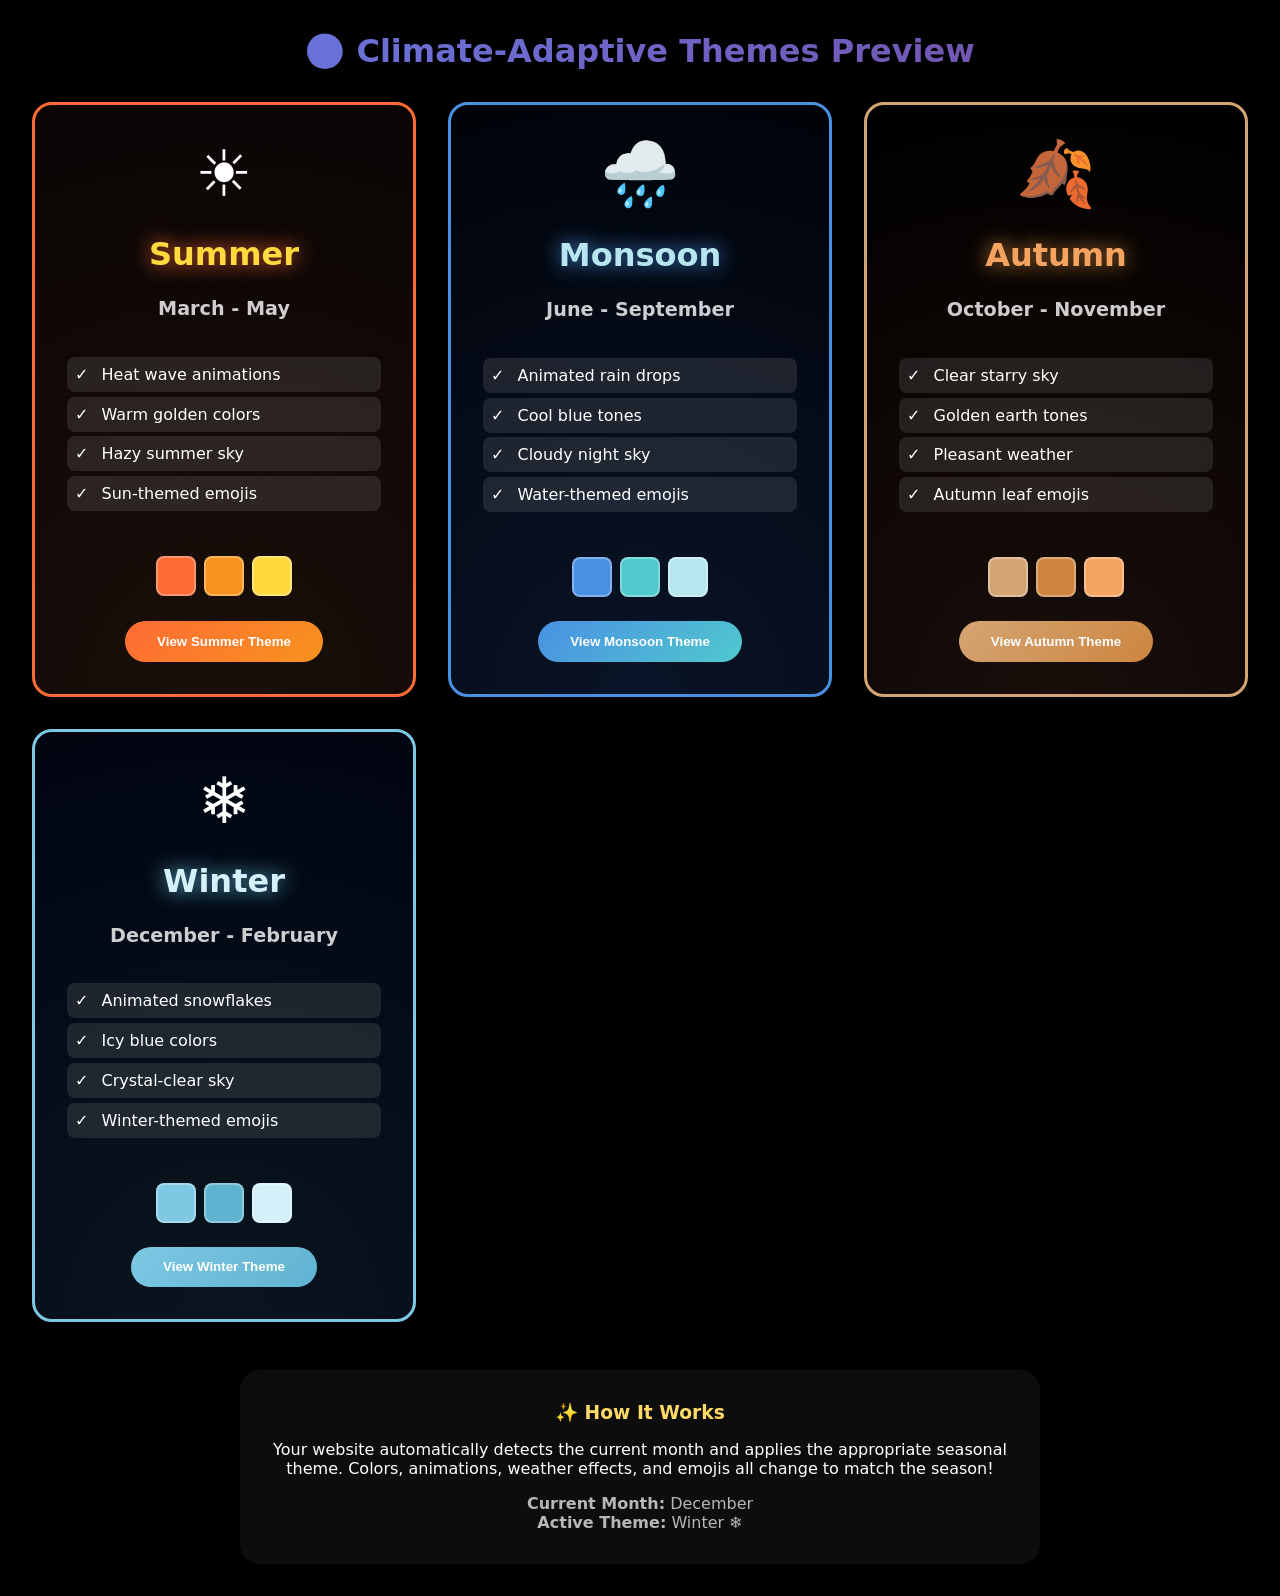
<file: season-preview.html>
<!DOCTYPE html>
<html lang="en">
<head>
    <meta charset="UTF-8">
    <title>Season Preview - All Themes</title>
    <meta name="viewport" content="width=device-width, initial-scale=1.0">
    <style>
        * {
            margin: 0;
            padding: 0;
            box-sizing: border-box;
        }

        body {
            font-family: 'Segoe UI', system-ui, sans-serif;
            background: #000;
            color: white;
            padding: 2rem;
        }

        h1 {
    text-align: center;
    margin-bottom: 2rem;
    font-size: 2rem;

    background: linear-gradient(135deg, #667eea 0%, #764ba2 100%);

    background-clip: text;          /* standard */
    -webkit-background-clip: text;  /* Chrome / Safari */

    color: transparent;             /* standard */
    -webkit-text-fill-color: transparent; /* Safari */
}


        .grid {
            display: grid;
            grid-template-columns: repeat(auto-fit, minmax(300px, 1fr));
            gap: 2rem;
            max-width: 1400px;
            margin: 0 auto;
        }

        .season-card {
            border-radius: 20px;
            padding: 2rem;
            min-height: 400px;
            display: flex;
            flex-direction: column;
            align-items: center;
            gap: 1.5rem;
            transition: transform 0.3s ease;
            border: 3px solid;
        }

        .season-card:hover {
            transform: scale(1.05);
        }

        /* Summer Theme */
        .summer {
            background: radial-gradient(circle at bottom, #1a0f0a, #0a0505);
            border-color: #ff6b35;
        }

        .summer h2 {
            color: #ffd93d;
            text-shadow: 0 0 20px #ff6b35;
        }

        /* Monsoon Theme */
        .monsoon {
            background: radial-gradient(circle at bottom, #0a1428, #000308);
            border-color: #4a90e2;
        }

        .monsoon h2 {
            color: #b8e6f0;
            text-shadow: 0 0 20px #4a90e2;
        }

        /* Autumn Theme */
        .autumn {
            background: radial-gradient(circle at bottom, #1a0e0a, #000000);
            border-color: #d4a574;
        }

        .autumn h2 {
            color: #f4a460;
            text-shadow: 0 0 20px #cd853f;
        }

        /* Winter Theme */
        .winter {
            background: radial-gradient(circle at bottom, #0a1520, #000510);
            border-color: #7ec8e3;
        }

        .winter h2 {
            color: #d4f1f9;
            text-shadow: 0 0 20px #5fb3d1;
        }

        .emoji {
            font-size: 4rem;
            animation: float 3s ease-in-out infinite;
        }

        @keyframes float {
            0%, 100% { transform: translateY(0); }
            50% { transform: translateY(-20px); }
        }

        .season-card h2 {
            font-size: 2rem;
            margin: 0;
        }

        .season-card h3 {
            font-size: 1.2rem;
            opacity: 0.8;
            margin-bottom: 0.5rem;
        }

        .features {
            list-style: none;
            text-align: left;
            width: 100%;
        }

        .features li {
            padding: 0.5rem;
            margin: 0.3rem 0;
            border-radius: 8px;
            background: rgba(255, 255, 255, 0.1);
        }

        .features li::before {
            content: "✓ ";
            margin-right: 0.5rem;
        }

        .color-palette {
            display: flex;
            gap: 0.5rem;
            margin-top: 1rem;
        }

        .color-box {
            width: 40px;
            height: 40px;
            border-radius: 8px;
            border: 2px solid rgba(255, 255, 255, 0.3);
        }

        .button {
            padding: 0.8rem 2rem;
            border: none;
            border-radius: 50px;
            font-weight: 600;
            cursor: pointer;
            transition: all 0.3s ease;
            margin-top: auto;
        }

        .button:hover {
            transform: scale(1.1);
            box-shadow: 0 0 30px currentColor;
        }

        .summer .button {
            background: linear-gradient(135deg, #ff6b35, #f7931e);
            color: white;
        }

        .monsoon .button {
            background: linear-gradient(135deg, #4a90e2, #50c9ce);
            color: white;
        }

        .autumn .button {
            background: linear-gradient(135deg, #d4a574, #cd853f);
            color: white;
        }

        .winter .button {
            background: linear-gradient(135deg, #7ec8e3, #5fb3d1);
            color: white;
        }

        .info {
            text-align: center;
            margin-top: 3rem;
            padding: 2rem;
            background: rgba(255, 255, 255, 0.05);
            border-radius: 20px;
            max-width: 800px;
            margin-left: auto;
            margin-right: auto;
        }

        .info h3 {
            margin-bottom: 1rem;
            color: #ffd966;
        }

        @media (max-width: 768px) {
            .grid {
                grid-template-columns: 1fr;
            }
        }
    </style>
</head>
<body>

<h1>🌍 Climate-Adaptive Themes Preview</h1>

<div class="grid">
    <!-- SUMMER -->
    <div class="season-card summer">
        <div class="emoji">☀️</div>
        <h2>Summer</h2>
        <h3>March - May</h3>
        
        <ul class="features">
            <li>Heat wave animations</li>
            <li>Warm golden colors</li>
            <li>Hazy summer sky</li>
            <li>Sun-themed emojis</li>
        </ul>
        
        <div class="color-palette">
            <div class="color-box" style="background: #ff6b35;"></div>
            <div class="color-box" style="background: #f7931e;"></div>
            <div class="color-box" style="background: #ffd93d;"></div>
        </div>
        
        <button class="button">View Summer Theme</button>
    </div>

    <!-- MONSOON -->
    <div class="season-card monsoon">
        <div class="emoji">🌧️</div>
        <h2>Monsoon</h2>
        <h3>June - September</h3>
        
        <ul class="features">
            <li>Animated rain drops</li>
            <li>Cool blue tones</li>
            <li>Cloudy night sky</li>
            <li>Water-themed emojis</li>
        </ul>
        
        <div class="color-palette">
            <div class="color-box" style="background: #4a90e2;"></div>
            <div class="color-box" style="background: #50c9ce;"></div>
            <div class="color-box" style="background: #b8e6f0;"></div>
        </div>
        
        <button class="button">View Monsoon Theme</button>
    </div>

    <!-- AUTUMN -->
    <div class="season-card autumn">
        <div class="emoji">🍂</div>
        <h2>Autumn</h2>
        <h3>October - November</h3>
        
        <ul class="features">
            <li>Clear starry sky</li>
            <li>Golden earth tones</li>
            <li>Pleasant weather</li>
            <li>Autumn leaf emojis</li>
        </ul>
        
        <div class="color-palette">
            <div class="color-box" style="background: #d4a574;"></div>
            <div class="color-box" style="background: #cd853f;"></div>
            <div class="color-box" style="background: #f4a460;"></div>
        </div>
        
        <button class="button">View Autumn Theme</button>
    </div>

    <!-- WINTER -->
    <div class="season-card winter">
        <div class="emoji">❄️</div>
        <h2>Winter</h2>
        <h3>December - February</h3>
        
        <ul class="features">
            <li>Animated snowflakes</li>
            <li>Icy blue colors</li>
            <li>Crystal-clear sky</li>
            <li>Winter-themed emojis</li>
        </ul>
        
        <div class="color-palette">
            <div class="color-box" style="background: #7ec8e3;"></div>
            <div class="color-box" style="background: #5fb3d1;"></div>
            <div class="color-box" style="background: #d4f1f9;"></div>
        </div>
        
        <button class="button">View Winter Theme</button>
    </div>
</div>

<div class="info">
    <h3>✨ How It Works</h3>
    <p>
        Your website automatically detects the current month and applies the appropriate seasonal theme.
        Colors, animations, weather effects, and emojis all change to match the season!
    </p>
    <p style="margin-top: 1rem; opacity: 0.7;">
        <strong>Current Month:</strong> <span id="current-month"></span><br>
        <strong>Active Theme:</strong> <span id="active-theme"></span>
    </p>
</div>

<script>
    // Display current info
    const months = ['January', 'February', 'March', 'April', 'May', 'June',
                    'July', 'August', 'September', 'October', 'November', 'December'];
    const month = new Date().getMonth();
    document.getElementById('current-month').textContent = months[month];
    
    let season;
    const monthNum = month + 1;
    if (monthNum >= 3 && monthNum <= 5) season = 'Summer ☀️';
    else if (monthNum >= 6 && monthNum <= 9) season = 'Monsoon 🌧️';
    else if (monthNum >= 10 && monthNum <= 11) season = 'Autumn 🍂';
    else season = 'Winter ❄️';
    
    document.getElementById('active-theme').textContent = season;
    
    // Button functionality
    document.querySelectorAll('.button').forEach(btn => {
        btn.addEventListener('click', function() {
            alert('Theme preview! In the actual site, this theme applies automatically based on the date.');
        });
    });
</script>

</body>
</html>
</file>
